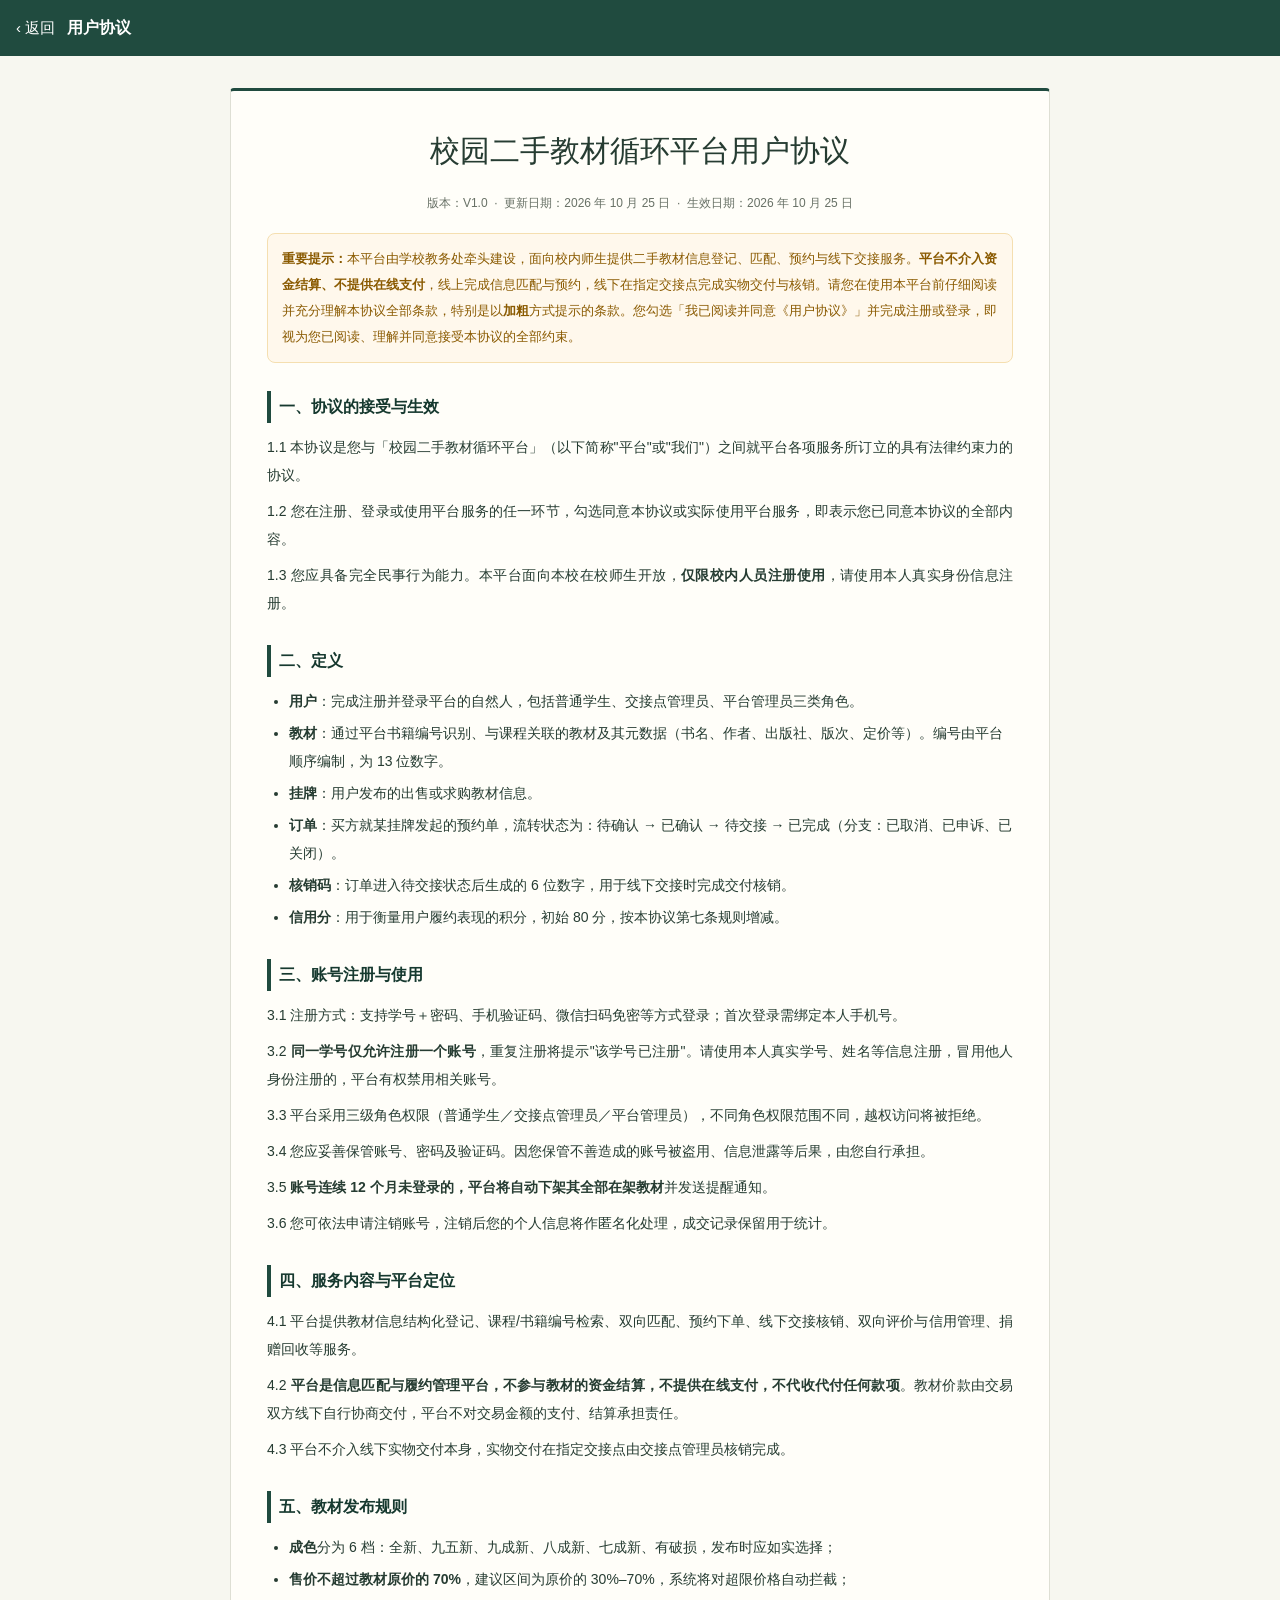
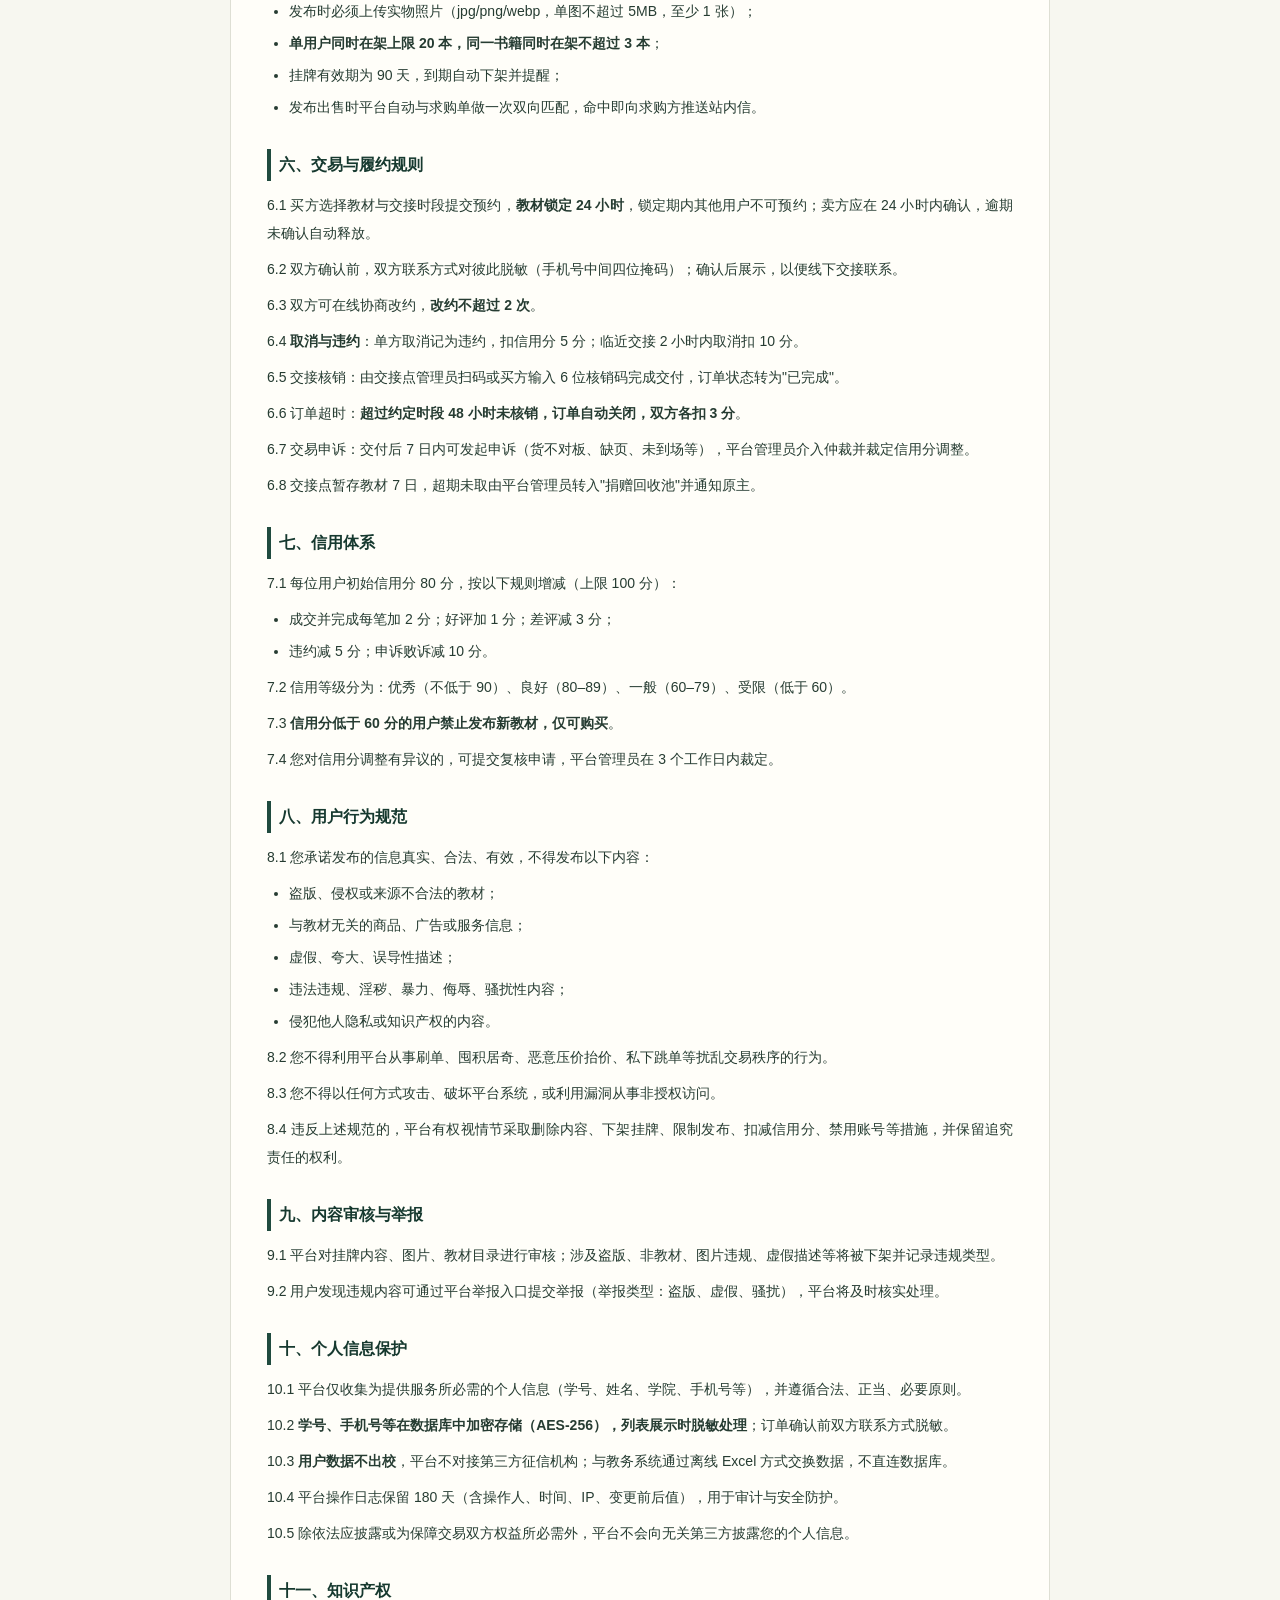
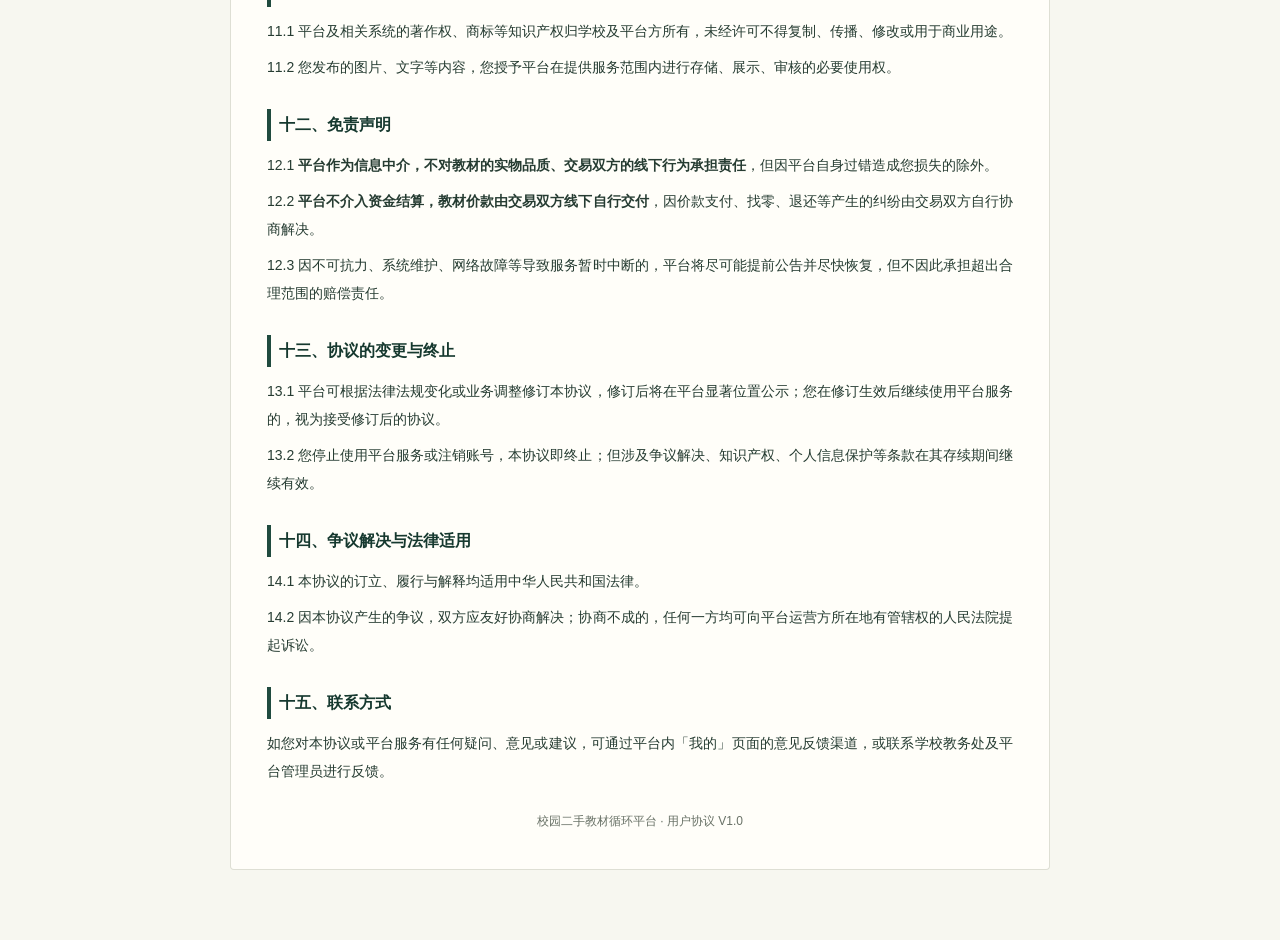
<file: web/user-agreement.html>
<!DOCTYPE html>
<html lang="zh-CN">
<head>
  <meta charset="UTF-8" />
  <meta name="viewport" content="width=device-width, initial-scale=1.0, viewport-fit=cover" />
  <title>用户协议 · 校园二手教材循环平台</title>
  <style>
    :root {
      --brand: #204b3f;
      --brand-dark: #16392f;
      --text: #263c32;
      --text-sub: #687166;
      --border: #dedfd4;
      --bg: #f7f7f0;
      --card: #fffef9;
    }
    * { box-sizing: border-box; }
    html, body { margin: 0; padding: 0; }
    body {
      font-family: "PingFang SC", "Microsoft YaHei", "Helvetica Neue", Arial, sans-serif;
      background: var(--bg);
      color: var(--text);
      font-size: 14px;
      line-height: 2;
    }
    a { color: var(--brand); }
    .topbar {
      position: sticky; top: 0; z-index: 30;
      background: var(--brand); color: #fff;
      padding: 12px 16px;
      display: flex; align-items: center; gap: 12px;
    }
    .topbar .back { color: #fff; text-decoration: none; font-size: 15px; white-space: nowrap; }
    .topbar .title { font-weight: 700; font-size: 16px; }
    .wrap { max-width: 860px; margin: 0 auto; padding: 32px 20px 70px; }
    .card { background: var(--card); border: 1px solid var(--border); border-top: 3px solid var(--brand); border-radius: 4px; padding: 36px; }
    .doc-title { text-align: center; margin-bottom: 6px; }
    .doc-title h1 { margin: 0 0 16px; font-family: "Noto Serif SC","Songti SC","SimSun",serif; font-size: 30px; font-weight: 500; line-height: 1.6; }
    .doc-meta { text-align: center; color: var(--text-sub); font-size: 12px; margin-bottom: 8px; }
    .doc-notice {
      background: #fff8ec; border: 1px solid #f5dfb0; border-radius: 8px;
      padding: 12px 14px; margin: 18px 0; font-size: 13px; color: #8a5a00;
    }
    h2 {
      font-size: 16px; color: var(--brand-dark);
      border-left: 4px solid var(--brand); padding-left: 8px;
      margin: 28px 0 10px;
    }
    h3 { font-size: 14px; margin: 16px 0 6px; }
    p { margin: 8px 0; text-align: justify; }
    ul { margin: 8px 0; padding-left: 22px; }
    li { margin: 4px 0; }
    .footer { text-align: center; color: var(--text-sub); font-size: 12px; margin-top: 24px; }
    :focus-visible { outline: 3px solid #c65b3c; outline-offset: 4px; }
    @media (max-width: 600px) {
      .wrap { padding: 20px 16px 50px; }
      .card { padding: 24px 20px; }
      .doc-title h1 { font-size: 25px; }
    }
  </style>
</head>
<body>
  <div class="topbar">
    <a class="back" href="./index.html">‹ 返回</a>
    <span class="title">用户协议</span>
  </div>

  <div class="wrap">
    <div class="card">
      <div class="doc-title">
        <h1>校园二手教材循环平台用户协议</h1>
        <div class="doc-meta">版本：V1.0 &nbsp;·&nbsp; 更新日期：2026 年 10 月 25 日 &nbsp;·&nbsp; 生效日期：2026 年 10 月 25 日</div>
      </div>

      <div class="doc-notice">
        <b>重要提示：</b>本平台由学校教务处牵头建设，面向校内师生提供二手教材信息登记、匹配、预约与线下交接服务。<b>平台不介入资金结算、不提供在线支付</b>，线上完成信息匹配与预约，线下在指定交接点完成实物交付与核销。请您在使用本平台前仔细阅读并充分理解本协议全部条款，特别是以<b>加粗</b>方式提示的条款。您勾选「我已阅读并同意《用户协议》」并完成注册或登录，即视为您已阅读、理解并同意接受本协议的全部约束。
      </div>

      <h2>一、协议的接受与生效</h2>
      <p>1.1 本协议是您与「校园二手教材循环平台」（以下简称"平台"或"我们"）之间就平台各项服务所订立的具有法律约束力的协议。</p>
      <p>1.2 您在注册、登录或使用平台服务的任一环节，勾选同意本协议或实际使用平台服务，即表示您已同意本协议的全部内容。</p>
      <p>1.3 您应具备完全民事行为能力。本平台面向本校在校师生开放，<b>仅限校内人员注册使用</b>，请使用本人真实身份信息注册。</p>

      <h2>二、定义</h2>
      <ul>
        <li><b>用户</b>：完成注册并登录平台的自然人，包括普通学生、交接点管理员、平台管理员三类角色。</li>
        <li><b>教材</b>：通过平台书籍编号识别、与课程关联的教材及其元数据（书名、作者、出版社、版次、定价等）。编号由平台顺序编制，为 13 位数字。</li>
        <li><b>挂牌</b>：用户发布的出售或求购教材信息。</li>
        <li><b>订单</b>：买方就某挂牌发起的预约单，流转状态为：待确认 → 已确认 → 待交接 → 已完成（分支：已取消、已申诉、已关闭）。</li>
        <li><b>核销码</b>：订单进入待交接状态后生成的 6 位数字，用于线下交接时完成交付核销。</li>
        <li><b>信用分</b>：用于衡量用户履约表现的积分，初始 80 分，按本协议第七条规则增减。</li>
      </ul>

      <h2>三、账号注册与使用</h2>
      <p>3.1 注册方式：支持学号＋密码、手机验证码、微信扫码免密等方式登录；首次登录需绑定本人手机号。</p>
      <p>3.2 <b>同一学号仅允许注册一个账号</b>，重复注册将提示"该学号已注册"。请使用本人真实学号、姓名等信息注册，冒用他人身份注册的，平台有权禁用相关账号。</p>
      <p>3.3 平台采用三级角色权限（普通学生／交接点管理员／平台管理员），不同角色权限范围不同，越权访问将被拒绝。</p>
      <p>3.4 您应妥善保管账号、密码及验证码。因您保管不善造成的账号被盗用、信息泄露等后果，由您自行承担。</p>
      <p>3.5 <b>账号连续 12 个月未登录的，平台将自动下架其全部在架教材</b>并发送提醒通知。</p>
      <p>3.6 您可依法申请注销账号，注销后您的个人信息将作匿名化处理，成交记录保留用于统计。</p>

      <h2>四、服务内容与平台定位</h2>
      <p>4.1 平台提供教材信息结构化登记、课程/书籍编号检索、双向匹配、预约下单、线下交接核销、双向评价与信用管理、捐赠回收等服务。</p>
      <p>4.2 <b>平台是信息匹配与履约管理平台，不参与教材的资金结算，不提供在线支付，不代收代付任何款项</b>。教材价款由交易双方线下自行协商交付，平台不对交易金额的支付、结算承担责任。</p>
      <p>4.3 平台不介入线下实物交付本身，实物交付在指定交接点由交接点管理员核销完成。</p>

      <h2>五、教材发布规则</h2>
      <ul>
        <li><b>成色</b>分为 6 档：全新、九五新、九成新、八成新、七成新、有破损，发布时应如实选择；</li>
        <li><b>售价不超过教材原价的 70%</b>，建议区间为原价的 30%–70%，系统将对超限价格自动拦截；</li>
        <li>发布时必须上传实物照片（jpg/png/webp，单图不超过 5MB，至少 1 张）；</li>
        <li><b>单用户同时在架上限 20 本，同一书籍同时在架不超过 3 本</b>；</li>
        <li>挂牌有效期为 90 天，到期自动下架并提醒；</li>
        <li>发布出售时平台自动与求购单做一次双向匹配，命中即向求购方推送站内信。</li>
      </ul>

      <h2>六、交易与履约规则</h2>
      <p>6.1 买方选择教材与交接时段提交预约，<b>教材锁定 24 小时</b>，锁定期内其他用户不可预约；卖方应在 24 小时内确认，逾期未确认自动释放。</p>
      <p>6.2 双方确认前，双方联系方式对彼此脱敏（手机号中间四位掩码）；确认后展示，以便线下交接联系。</p>
      <p>6.3 双方可在线协商改约，<b>改约不超过 2 次</b>。</p>
      <p>6.4 <b>取消与违约</b>：单方取消记为违约，扣信用分 5 分；临近交接 2 小时内取消扣 10 分。</p>
      <p>6.5 交接核销：由交接点管理员扫码或买方输入 6 位核销码完成交付，订单状态转为"已完成"。</p>
      <p>6.6 订单超时：<b>超过约定时段 48 小时未核销，订单自动关闭，双方各扣 3 分</b>。</p>
      <p>6.7 交易申诉：交付后 7 日内可发起申诉（货不对板、缺页、未到场等），平台管理员介入仲裁并裁定信用分调整。</p>
      <p>6.8 交接点暂存教材 7 日，超期未取由平台管理员转入"捐赠回收池"并通知原主。</p>

      <h2>七、信用体系</h2>
      <p>7.1 每位用户初始信用分 80 分，按以下规则增减（上限 100 分）：</p>
      <ul>
        <li>成交并完成每笔加 2 分；好评加 1 分；差评减 3 分；</li>
        <li>违约减 5 分；申诉败诉减 10 分。</li>
      </ul>
      <p>7.2 信用等级分为：优秀（不低于 90）、良好（80–89）、一般（60–79）、受限（低于 60）。</p>
      <p>7.3 <b>信用分低于 60 分的用户禁止发布新教材，仅可购买</b>。</p>
      <p>7.4 您对信用分调整有异议的，可提交复核申请，平台管理员在 3 个工作日内裁定。</p>

      <h2>八、用户行为规范</h2>
      <p>8.1 您承诺发布的信息真实、合法、有效，不得发布以下内容：</p>
      <ul>
        <li>盗版、侵权或来源不合法的教材；</li>
        <li>与教材无关的商品、广告或服务信息；</li>
        <li>虚假、夸大、误导性描述；</li>
        <li>违法违规、淫秽、暴力、侮辱、骚扰性内容；</li>
        <li>侵犯他人隐私或知识产权的内容。</li>
      </ul>
      <p>8.2 您不得利用平台从事刷单、囤积居奇、恶意压价抬价、私下跳单等扰乱交易秩序的行为。</p>
      <p>8.3 您不得以任何方式攻击、破坏平台系统，或利用漏洞从事非授权访问。</p>
      <p>8.4 违反上述规范的，平台有权视情节采取删除内容、下架挂牌、限制发布、扣减信用分、禁用账号等措施，并保留追究责任的权利。</p>

      <h2>九、内容审核与举报</h2>
      <p>9.1 平台对挂牌内容、图片、教材目录进行审核；涉及盗版、非教材、图片违规、虚假描述等将被下架并记录违规类型。</p>
      <p>9.2 用户发现违规内容可通过平台举报入口提交举报（举报类型：盗版、虚假、骚扰），平台将及时核实处理。</p>

      <h2>十、个人信息保护</h2>
      <p>10.1 平台仅收集为提供服务所必需的个人信息（学号、姓名、学院、手机号等），并遵循合法、正当、必要原则。</p>
      <p>10.2 <b>学号、手机号等在数据库中加密存储（AES-256），列表展示时脱敏处理</b>；订单确认前双方联系方式脱敏。</p>
      <p>10.3 <b>用户数据不出校</b>，平台不对接第三方征信机构；与教务系统通过离线 Excel 方式交换数据，不直连数据库。</p>
      <p>10.4 平台操作日志保留 180 天（含操作人、时间、IP、变更前后值），用于审计与安全防护。</p>
      <p>10.5 除依法应披露或为保障交易双方权益所必需外，平台不会向无关第三方披露您的个人信息。</p>

      <h2>十一、知识产权</h2>
      <p>11.1 平台及相关系统的著作权、商标等知识产权归学校及平台方所有，未经许可不得复制、传播、修改或用于商业用途。</p>
      <p>11.2 您发布的图片、文字等内容，您授予平台在提供服务范围内进行存储、展示、审核的必要使用权。</p>

      <h2>十二、免责声明</h2>
      <p>12.1 <b>平台作为信息中介，不对教材的实物品质、交易双方的线下行为承担责任</b>，但因平台自身过错造成您损失的除外。</p>
      <p>12.2 <b>平台不介入资金结算，教材价款由交易双方线下自行交付</b>，因价款支付、找零、退还等产生的纠纷由交易双方自行协商解决。</p>
      <p>12.3 因不可抗力、系统维护、网络故障等导致服务暂时中断的，平台将尽可能提前公告并尽快恢复，但不因此承担超出合理范围的赔偿责任。</p>

      <h2>十三、协议的变更与终止</h2>
      <p>13.1 平台可根据法律法规变化或业务调整修订本协议，修订后将在平台显著位置公示；您在修订生效后继续使用平台服务的，视为接受修订后的协议。</p>
      <p>13.2 您停止使用平台服务或注销账号，本协议即终止；但涉及争议解决、知识产权、个人信息保护等条款在其存续期间继续有效。</p>

      <h2>十四、争议解决与法律适用</h2>
      <p>14.1 本协议的订立、履行与解释均适用中华人民共和国法律。</p>
      <p>14.2 因本协议产生的争议，双方应友好协商解决；协商不成的，任何一方均可向平台运营方所在地有管辖权的人民法院提起诉讼。</p>

      <h2>十五、联系方式</h2>
      <p>如您对本协议或平台服务有任何疑问、意见或建议，可通过平台内「我的」页面的意见反馈渠道，或联系学校教务处及平台管理员进行反馈。</p>

      <div class="footer">校园二手教材循环平台 · 用户协议 V1.0</div>
    </div>
  </div>
</body>
</html>
</file>
